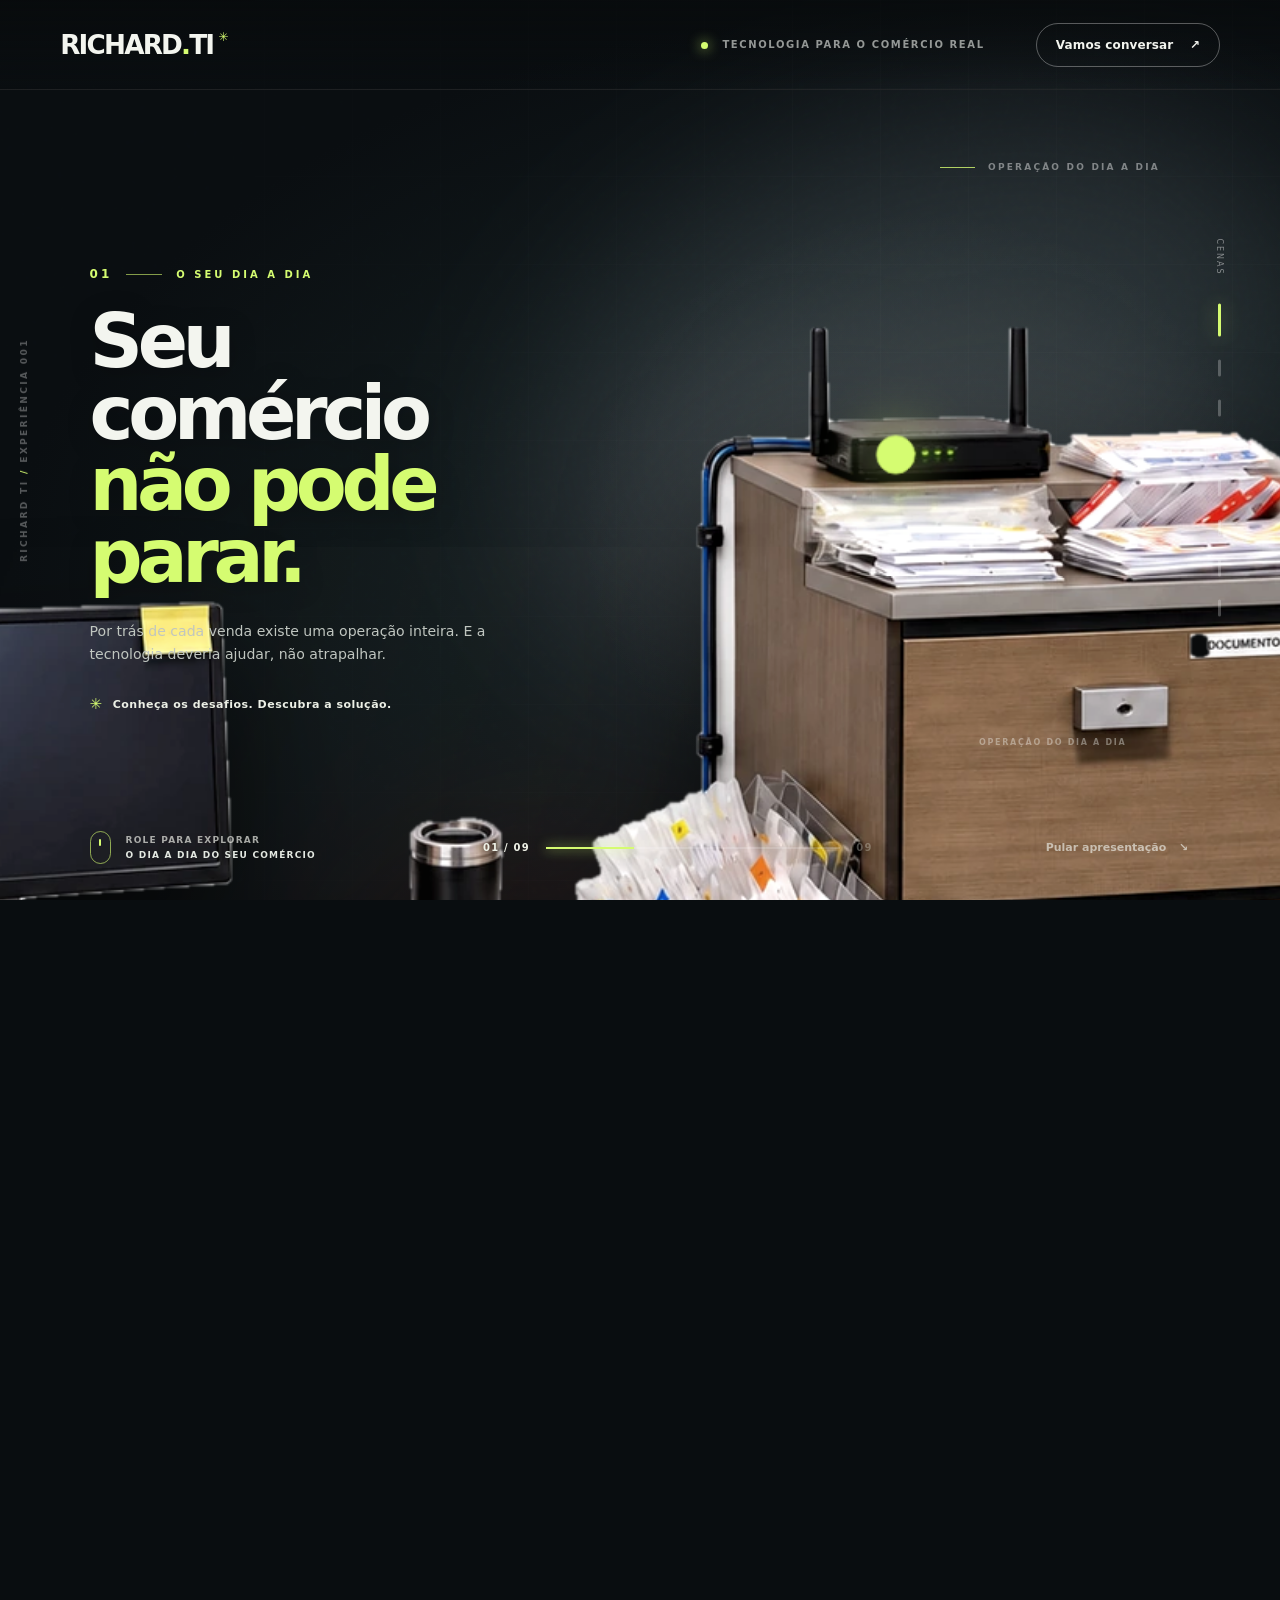
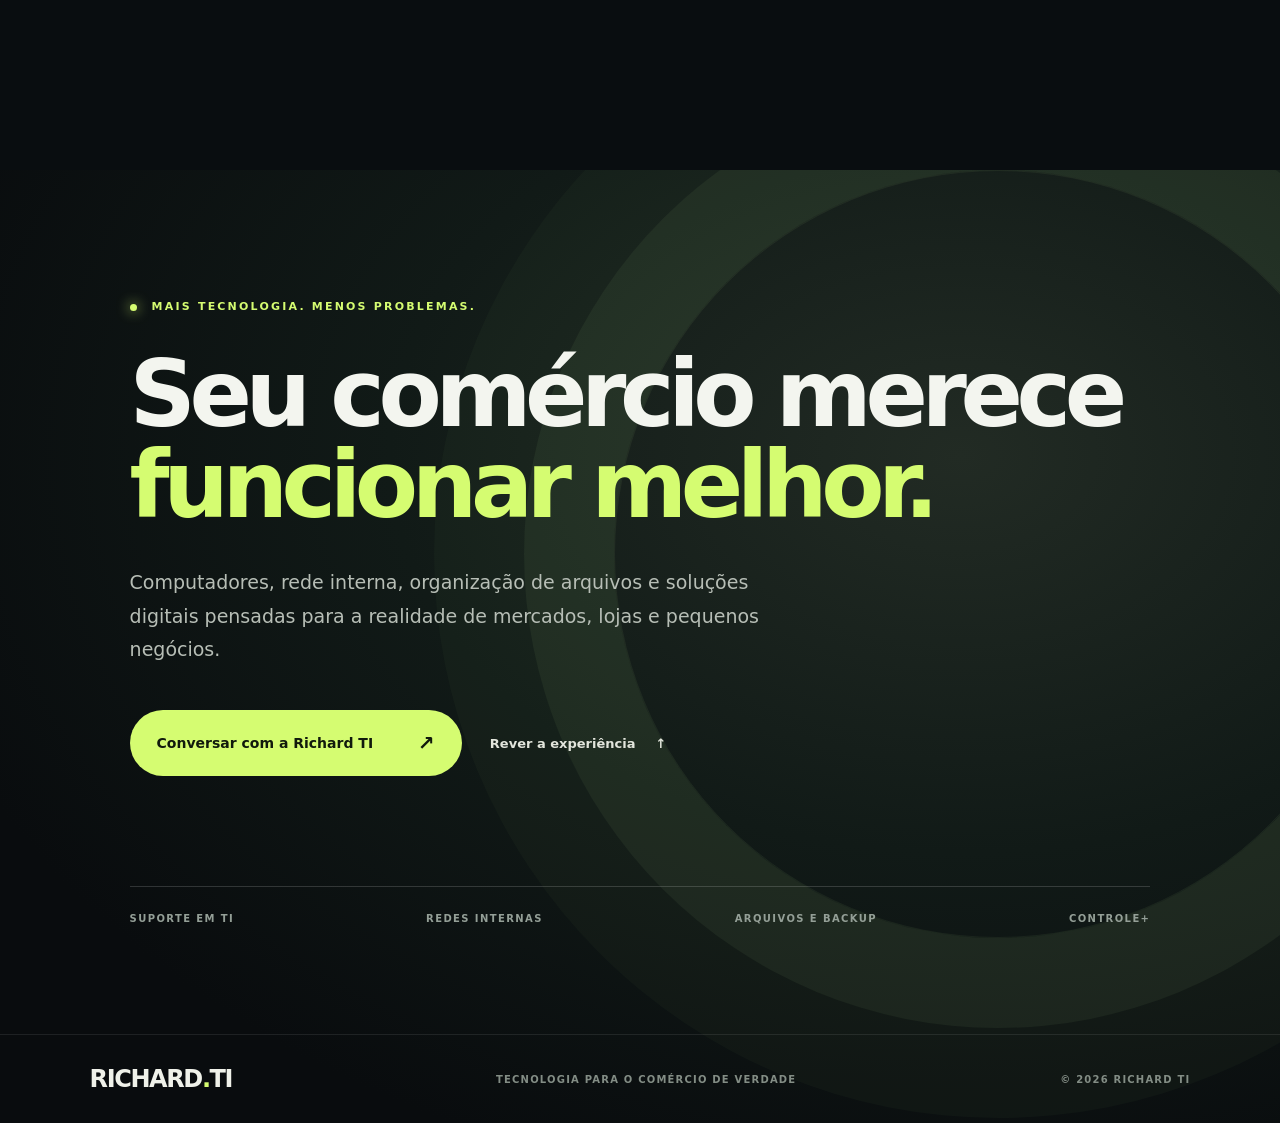
<file: index.html>
<!doctype html>
<html lang="pt-BR">
<head>
<meta charset="utf-8">
<meta name="viewport" content="width=device-width, initial-scale=1, viewport-fit=cover">
<meta name="theme-color" content="#090c0f">
<meta name="description" content="A Richard TI cuida da tecnologia do seu comércio. Computadores, redes internas, arquivos e soluções de gestão para quem precisa trabalhar sem parar.">
<meta property="og:title" content="Richard TI | Seu comércio não pode parar">
<meta property="og:description" content="Uma experiência sobre os desafios de tecnologia que todo comércio conhece. Conheça a Richard TI.">
<meta property="og:type" content="website">
<title>Richard TI | Tecnologia que acompanha seu comércio</title>
<link rel="icon" href="assets/favicon.svg" type="image/svg+xml">
<link rel="preload" as="image" href="assets/escritorio.webp">
<link rel="stylesheet" href="styles.css">
</head>
<body>
<a class="sr-only skip-to" href="#depois-da-historia">Pular animação e ir para o contato</a>
<div class="site-shell">
  <header class="topbar" aria-label="Navegação principal">
    <a class="wordmark" href="#inicio" aria-label="Richard TI, início">RICHARD<span class="wordmark-dot">.</span>TI<span class="wordmark-mark" aria-hidden="true">✳</span></a>
    <div class="topbar-right"><span class="topline" aria-hidden="true"><span class="live-light"></span> TECNOLOGIA PARA O COMÉRCIO REAL</span><a class="top-cta" href="https://wa.me/5562999407334?text=Ol%C3%A1%2C%20quero%20conversar%20com%20a%20Richard%20TI." target="_blank" rel="noopener noreferrer">Vamos conversar <span aria-hidden="true">↗</span></a></div>
  </header>

  <section id="inicio" class="film" aria-label="Apresentação interativa da Richard TI">
    <div class="film-backdrop" aria-hidden="true"><div class="mesh"></div><div class="beam beam-one"></div><div class="beam beam-two"></div><div class="flicker"></div></div>
    <div class="film-glow" id="film-glow" aria-hidden="true"></div>
    <div class="story-copy" id="story-copy" aria-live="polite" aria-atomic="true">
      <div class="chapter-label"><span class="chapter-index" id="chapter-index">01</span><span class="chapter-rule"></span><span id="chapter-kicker">O SEU DIA A DIA</span></div>
      <h1 class="story-heading" id="story-heading">Seu comércio <em>não pode parar.</em></h1>
      <p class="story-description" id="story-description">Por trás de cada venda existe uma operação inteira. E a tecnologia deveria ajudar, não atrapalhar.</p>
      <div class="story-tag" id="story-tag"><span class="tag-spark">✳</span><span>Conheça os desafios. Descubra a solução.</span></div>
    </div>
    <div class="visual-viewport" id="visual-viewport" aria-hidden="true">
      <div class="world" id="world">
        <img class="office" id="office" src="assets/escritorio.webp" width="1448" height="1086" alt="" fetchpriority="high" draggable="false">
        <div class="light-sweep"></div>
        <div class="monitor-lcd" id="monitor-lcd">
          <div class="monitor-loader" id="monitor-loader"><span class="spinner"></span><span>O sistema não está respondendo</span><small>Por favor, aguarde...</small></div>
          <div class="monitor-storage" id="monitor-storage"><div class="storage-top"><span class="alert-icon">!</span><b>Espaço insuficiente</b></div><div class="storage-copy">O disco está quase cheio.<br>Seus arquivos podem estar em risco.</div><div class="storage-meter"><span></span></div><small>98% utilizado</small></div>
          <img class="controle-login" id="controle-login" src="assets/controle-login.webp" alt="" decoding="async">
          <div class="monitor-scan"></div>
        </div>
        <div class="router-pulse" id="router-pulse"><i></i><i></i><i></i><span></span></div>
        <div class="floating-papers" id="floating-papers"></div>
      </div>
    </div>
    <div class="scene-annotation" id="scene-annotation" aria-hidden="true"><span class="annotation-line"></span><span id="annotation-label">OPERAÇÃO DO DIA A DIA</span></div>
    <div class="left-marker" aria-hidden="true">RICHARD TI <span> / </span> EXPERIÊNCIA 001</div>
    <nav class="scene-rail" id="scene-rail" aria-label="Ir para uma cena">
      <span class="rail-caption">CENAS</span>
      <button type="button" data-step="0" aria-label="Cena 1, mesa completa" class="is-current"><span></span></button>
      <button type="button" data-step="1" aria-label="Cena 2, computador lento"><span></span></button>
      <button type="button" data-step="2" aria-label="Cena 3, rede interna"><span></span></button>
      <button type="button" data-step="3" aria-label="Cena 4, arquivos em risco"><span></span></button>
      <button type="button" data-step="4" aria-label="Cena 5, controles manuais"><span></span></button>
      <button type="button" data-step="5" aria-label="Cena 6, papéis se levantando"><span></span></button>
      <button type="button" data-step="6" aria-label="Cena 7, papéis entram no monitor"><span></span></button>
      <button type="button" data-step="7" aria-label="Cena 8, Controle+"><span></span></button>
      <button type="button" data-step="8" aria-label="Cena 9, foco final no monitor"><span></span></button>
    </nav>
    <div class="bottom-panel"><div class="scroll-instruction"><span class="scroll-mouse" aria-hidden="true"><span></span></span><span>ROLE PARA EXPLORAR<br><b>O DIA A DIA DO SEU COMÉRCIO</b></span></div><div class="progress-wrap"><span id="scene-count">01 / 09</span><div class="progress-track"><div class="progress-fill" id="progress-fill"></div></div><span class="progress-end">09</span></div><button type="button" class="skip-film" id="skip-film">Pular apresentação <span aria-hidden="true">↘</span></button></div>
    <div class="scene-caption" aria-hidden="true" id="scene-caption">ESSA CENA É SOBRE A SUA REALIDADE</div>
  </section>

  <main>
    <div id="story-track" class="story-track" aria-hidden="true"></div>
    <section id="depois-da-historia" class="closing" aria-label="Conheça a Richard TI">
      <div class="closing-ambient" aria-hidden="true"></div>
      <div class="closing-inner">
        <div class="closing-eyebrow"><span class="live-light"></span> MAIS TECNOLOGIA. MENOS PROBLEMAS.</div>
        <h2>Seu comércio merece <em>funcionar melhor.</em></h2>
        <p>Computadores, rede interna, organização de arquivos e soluções digitais pensadas para a realidade de mercados, lojas e pequenos negócios.</p>
        <div class="closing-actions"><a href="https://wa.me/5562999407334?text=Ol%C3%A1%2C%20quero%20saber%20como%20a%20Richard%20TI%20pode%20ajudar%20meu%20com%C3%A9rcio." target="_blank" rel="noopener noreferrer" class="primary-action">Conversar com a Richard TI <span>↗</span></a><a href="#inicio" class="secondary-action" id="replay">Rever a experiência <span>↑</span></a></div>
        <div class="service-row"><span>SUPORTE EM TI</span><span>REDES INTERNAS</span><span>ARQUIVOS E BACKUP</span><span>CONTROLE+</span></div>
      </div>
      <footer class="footer"><a class="footer-logo" href="#inicio">RICHARD<span>.</span>TI</a><span>TECNOLOGIA PARA O COMÉRCIO DE VERDADE</span><span>© <span id="year"></span> RICHARD TI</span></footer>
    </section>
  </main>
</div>
<script src="script.js" defer></script>
</body>
</html>
</file>
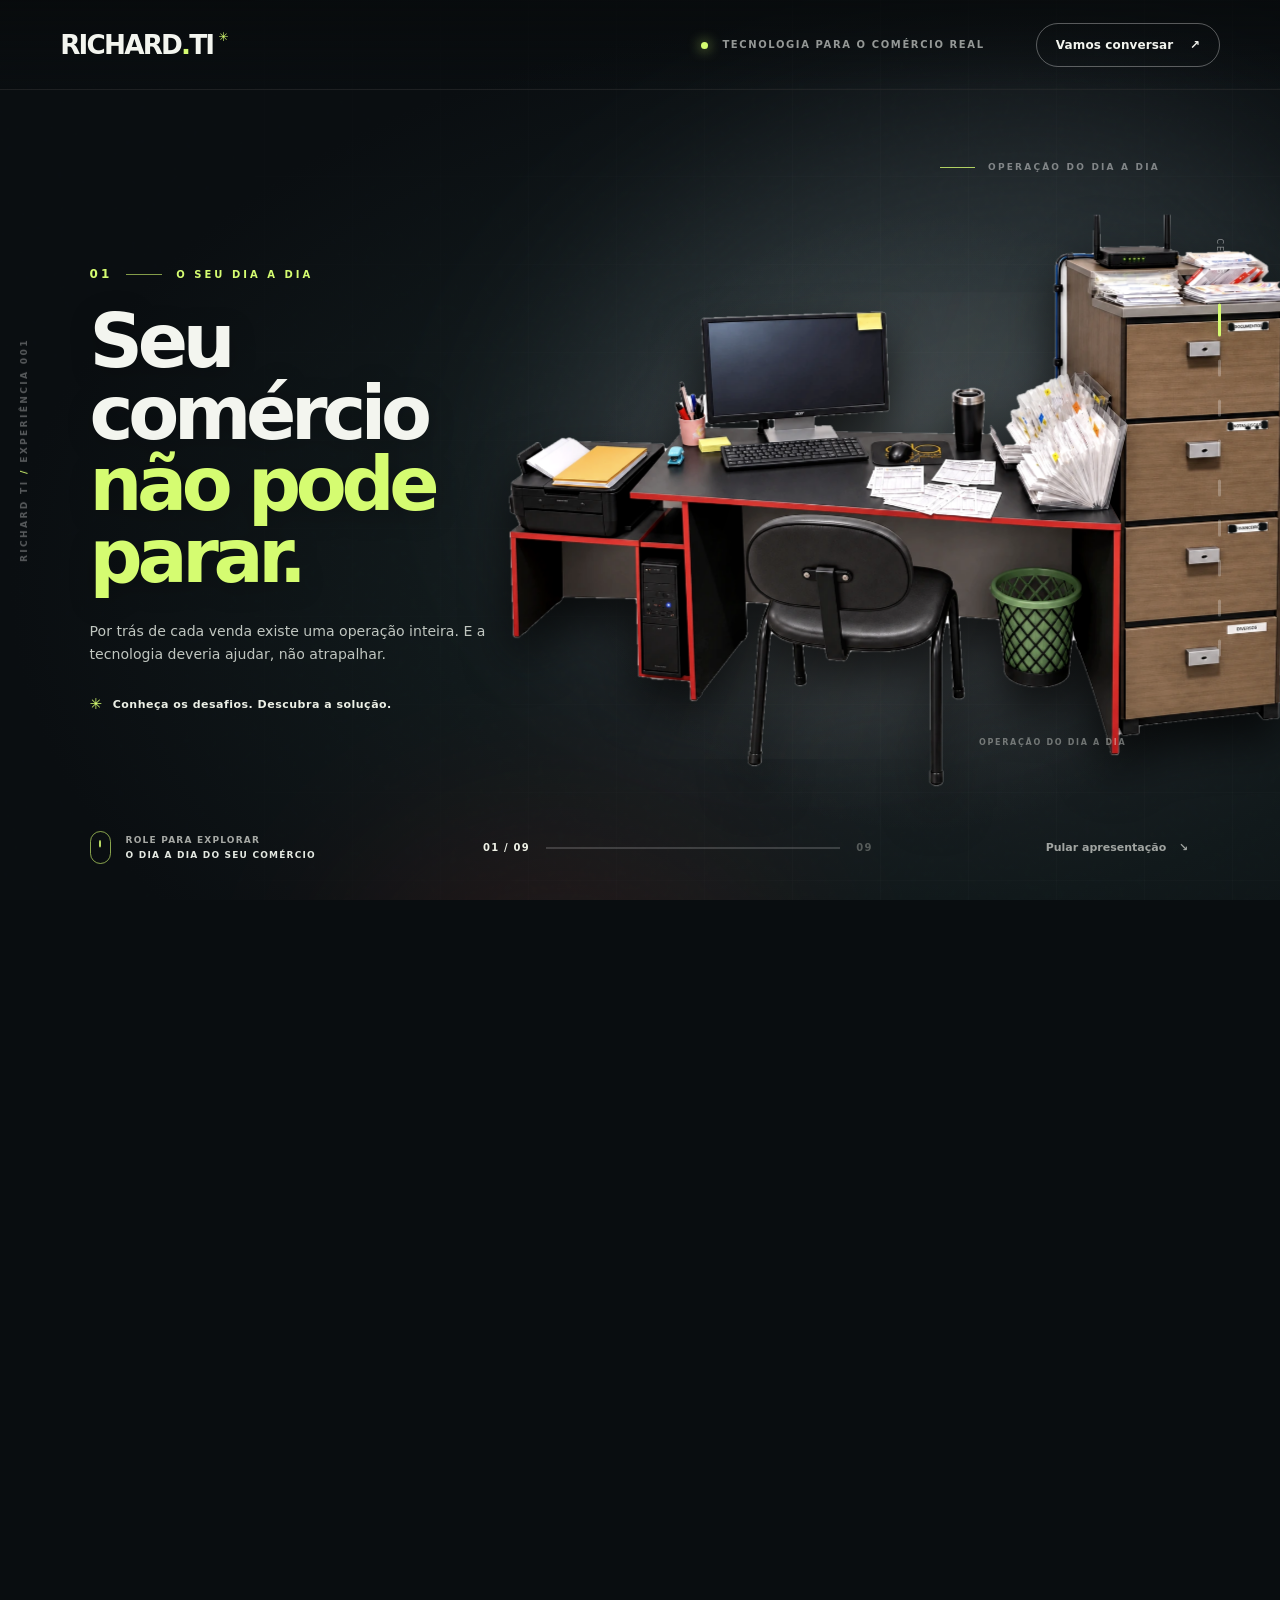
<file: camera-test.html>
<!doctype html><html lang="pt-BR"><meta charset="utf-8"><meta name="viewport" content="width=device-width, initial-scale=1"><meta http-equiv="refresh" content="0; url=./index.html"><title>Richard TI | Câmera</title><p>O teste agora abre diretamente no <a href="./index.html">index.html</a>.</p></html>
</file>
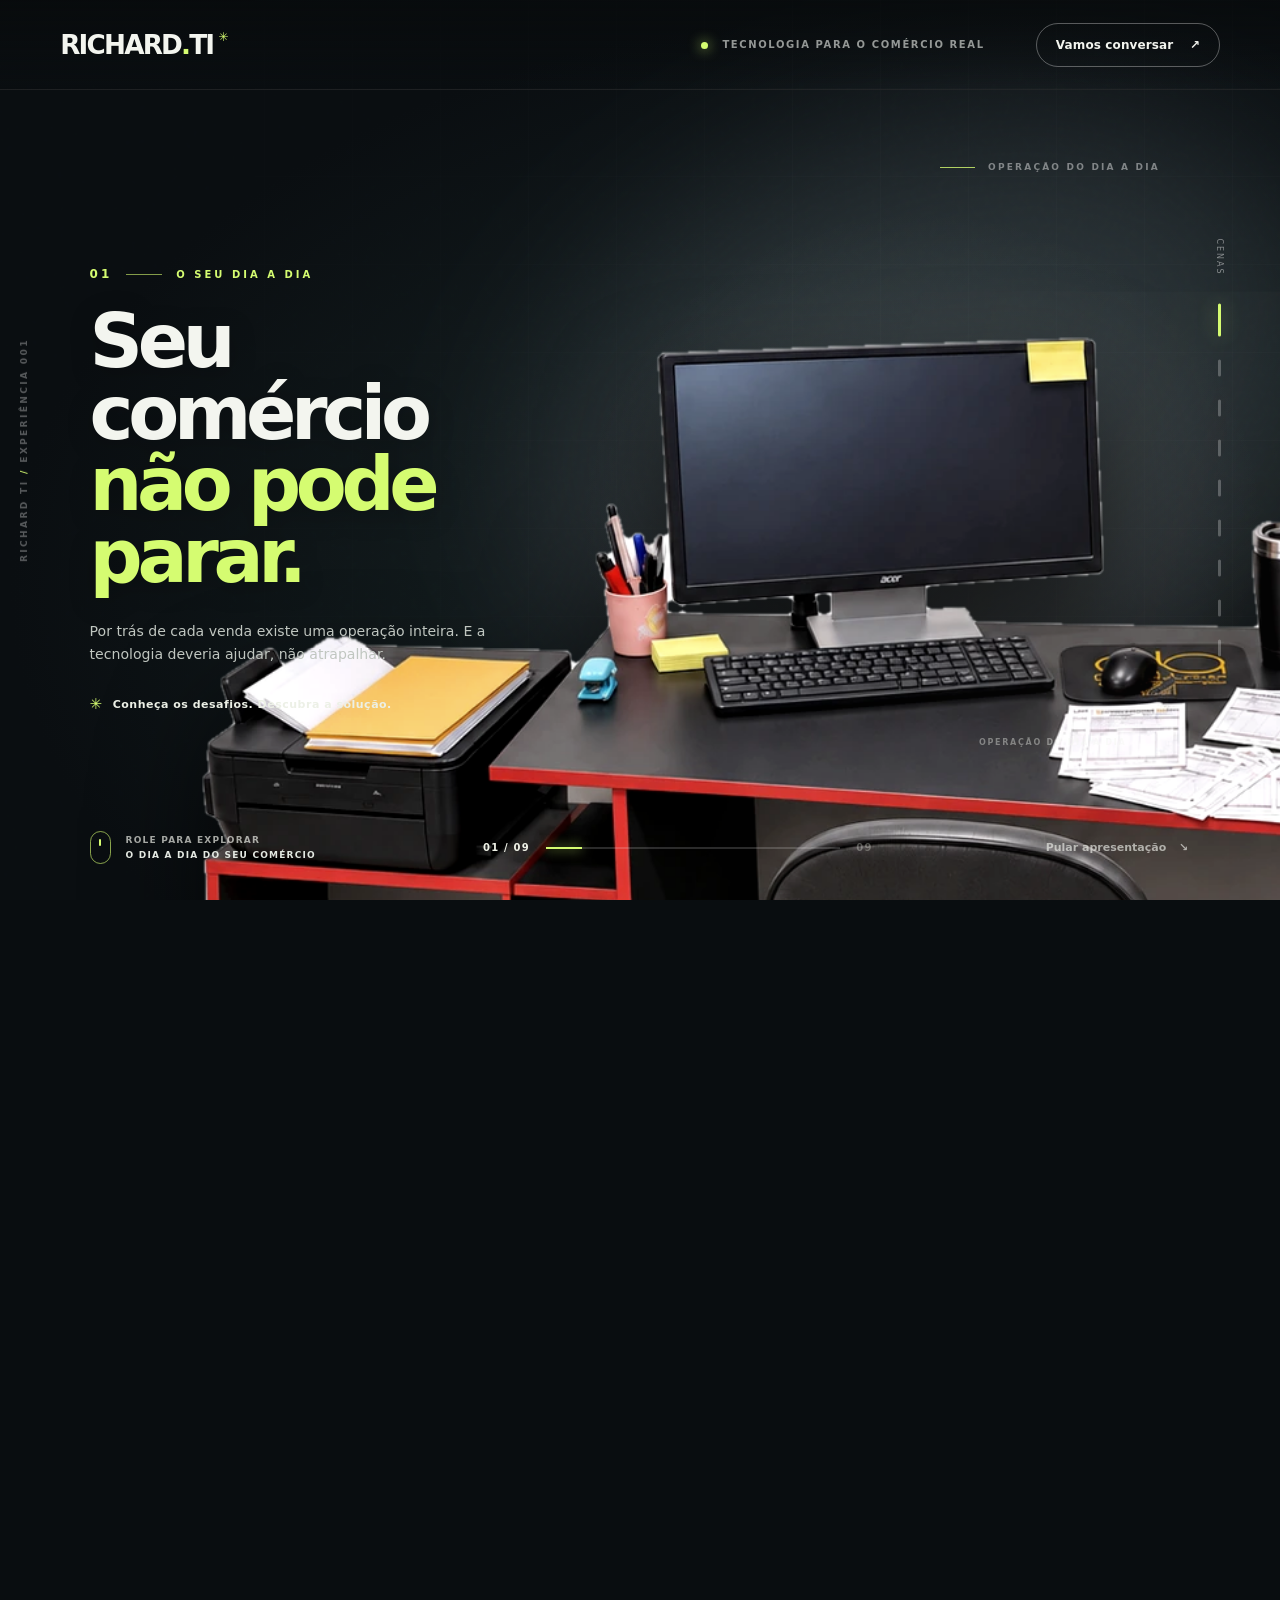
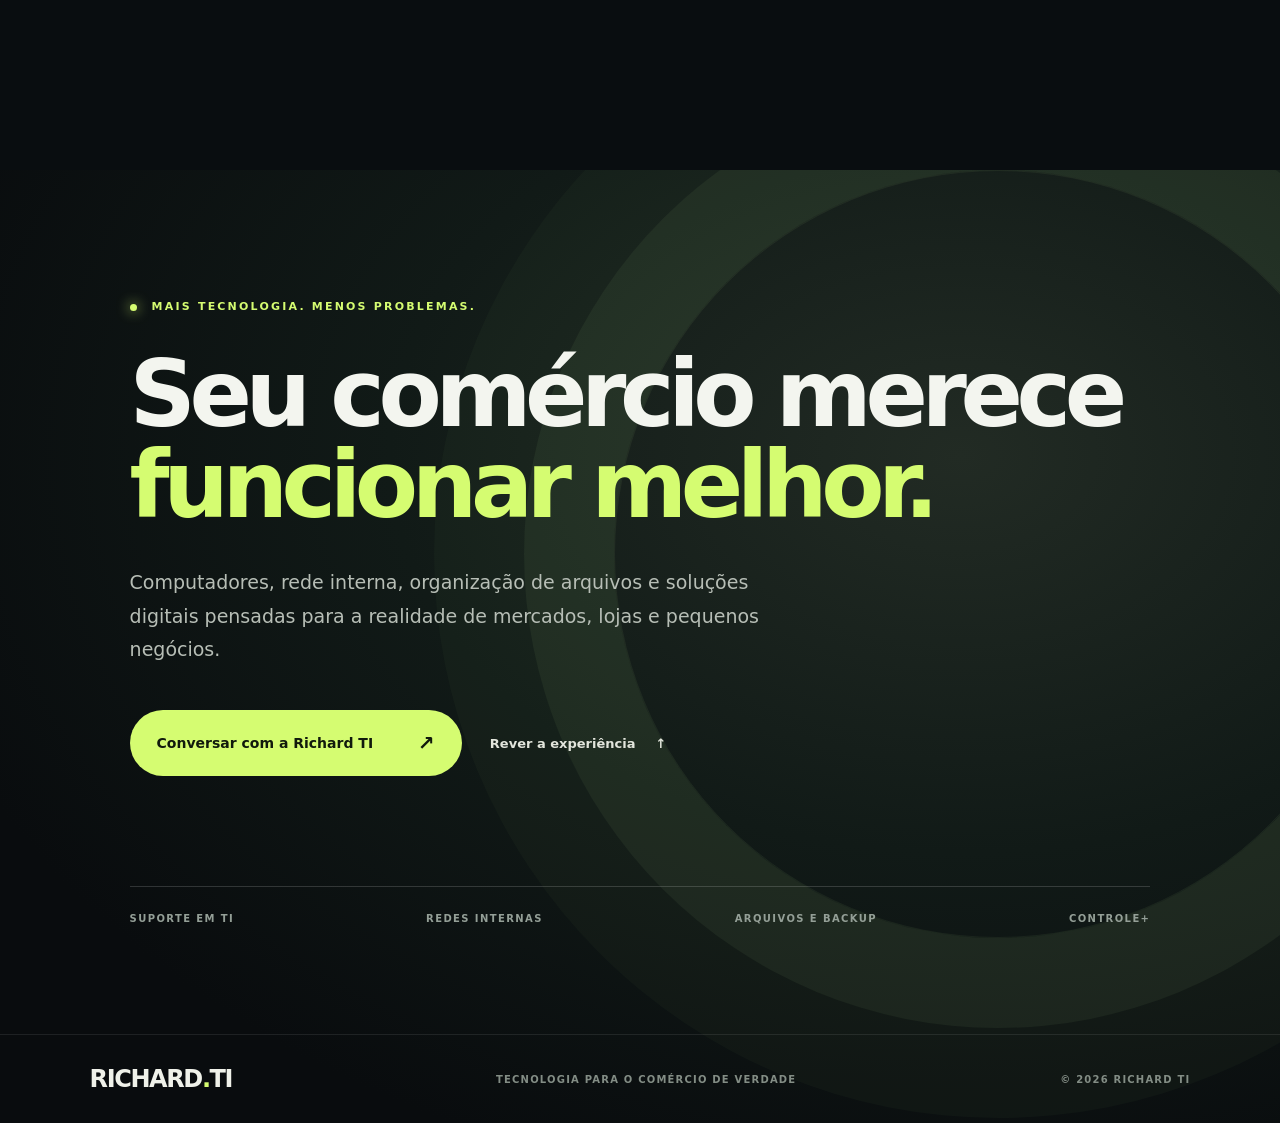
<file: Richard_TI_PREVIA.html>
<!doctype html>
<html lang="pt-BR">
<head>
<meta charset="utf-8">
<meta name="viewport" content="width=device-width, initial-scale=1, viewport-fit=cover">
<meta name="theme-color" content="#090c0f">
<meta name="description" content="A Richard TI cuida da tecnologia do seu comércio. Computadores, redes internas, arquivos e soluções de gestão para quem precisa trabalhar sem parar.">
<meta property="og:title" content="Richard TI | Seu comércio não pode parar">
<meta property="og:description" content="Uma experiência sobre os desafios de tecnologia que todo comércio conhece. Conheça a Richard TI.">
<meta property="og:type" content="website">
<title>Richard TI | Tecnologia que acompanha seu comércio</title>


<style>:root{--bg:#090d10;--fg:#f3f5ef;--muted:#aab0a7;--lime:#d5fc71;--red:#f44f44;--ease:cubic-bezier(.19,1,.22,1);font-family:Inter,ui-sans-serif,system-ui,-apple-system,BlinkMacSystemFont,"Segoe UI",Arial,sans-serif;color-scheme:dark}*{box-sizing:border-box}html{scroll-behavior:auto}body{margin:0;background:var(--bg);color:var(--fg);overflow-x:hidden}button,a{-webkit-tap-highlight-color:transparent}button{font:inherit}a{color:inherit;text-decoration:none}a:focus-visible,button:focus-visible{outline:3px solid var(--lime);outline-offset:5px}.sr-only{position:absolute!important;width:1px;height:1px;padding:0;margin:-1px;overflow:hidden;clip:rect(0,0,0,0);white-space:nowrap;border:0}.skip-to:focus{width:auto;height:auto;clip:auto;z-index:300;top:12px;left:20px;background:#fff;color:#000;padding:15px}.topbar{position:fixed;inset:0 0 auto;z-index:40;height:90px;padding:0 clamp(24px,4.7vw,85px);display:flex;align-items:center;justify-content:space-between;border-bottom:1px solid rgba(255,255,255,.09);background:linear-gradient(to bottom,rgba(7,10,11,.66),rgba(7,10,11,0));pointer-events:none}.topbar>*{pointer-events:auto}.wordmark{font-weight:900;font-size:clamp(20px,2.05vw,30px);letter-spacing:-1.8px;white-space:nowrap}.wordmark-dot{color:var(--lime)}.wordmark-mark{display:inline-block;font-size:12px;vertical-align:top;color:var(--lime);margin-left:5px}.topbar-right{display:flex;align-items:center;gap:clamp(20px,4vw,68px)}.topline{font-size:10px;font-weight:760;letter-spacing:1.6px;color:rgba(248,251,246,.58);white-space:nowrap}.live-light{display:inline-block;height:7px;width:7px;border-radius:50%;background:var(--lime);box-shadow:0 0 13px var(--lime);vertical-align:middle;margin-right:9px}.top-cta{font-size:12px;font-weight:750;letter-spacing:.12px;border:1px solid rgba(255,255,255,.32);border-radius:999px;padding:14px 19px;transition:background .25s,color .25s,border .25s}.top-cta:hover{background:var(--lime);border-color:var(--lime);color:#111}.top-cta span{margin-left:12px}.film{position:fixed;inset:0;height:100dvh;overflow:hidden;z-index:10;isolation:isolate;background:radial-gradient(ellipse at 73% 65%,#24272b 0%,#11191b 38%,#0a0e11 70%)}.film-backdrop{position:absolute;inset:0;pointer-events:none;overflow:hidden}.mesh{position:absolute;inset:0;background-image:linear-gradient(rgba(255,255,255,.026) 1px,transparent 1px),linear-gradient(90deg,rgba(255,255,255,.026) 1px,transparent 1px);background-size:88px 88px;mask-image:linear-gradient(to right,transparent 5%,#000 75%);opacity:.56}.beam{position:absolute;pointer-events:none;border-radius:50%;filter:blur(90px);opacity:.18}.beam-one{width:62vw;height:56vh;right:-3vw;top:15vh;background:#9daab5;transform:rotate(-22deg)}.beam-two{width:36vw;height:45vh;left:26vw;bottom:-35vh;background:#b5382e;opacity:.11}.flicker{position:absolute;inset:0;pointer-events:none;opacity:.22;background-image:url('data:image/svg+xml,%3Csvg viewBox="0 0 180 180" xmlns="http://www.w3.org/2000/svg"%3E%3Cfilter id="n"%3E%3CfeTurbulence type="fractalNoise" baseFrequency="0.75" numOctaves="3" stitchTiles="stitch"/%3E%3C/filter%3E%3Crect width="100%25" height="100%25" opacity=".12" filter="url(%23n)"/%3E%3C/svg%3E');mix-blend-mode:soft-light}.film-glow{position:absolute;left:72%;top:58%;width:58vw;height:75vh;transform:translate(-50%,-50%);background:radial-gradient(ellipse,rgba(167,181,172,.17),transparent 65%);pointer-events:none;transition:opacity .6s}.visual-viewport{position:absolute;inset:0;overflow:hidden;pointer-events:none;perspective:1600px}.world{position:absolute;left:0;top:0;width:1448px;height:1086px;transform-origin:0 0;will-change:transform;isolation:isolate;transform-style:preserve-3d;backface-visibility:hidden}.office{display:block;width:1448px;height:1086px;position:absolute;inset:0;object-fit:contain;user-select:none;filter:drop-shadow(0 42px 42px rgba(0,0,0,.7)) contrast(1.04) saturate(.87)}.light-sweep{position:absolute;inset:14% 6% 8%;z-index:4;opacity:.13;mix-blend-mode:screen;background:linear-gradient(111deg,transparent 30%,rgba(253,245,221,.13) 47%,transparent 64%);pointer-events:none}.story-copy{position:absolute;left:clamp(32px,7vw,132px);top:50%;width:min(36.5vw,570px);z-index:15;transform:translateY(-41%);pointer-events:none;transition:opacity .3s}.story-copy.is-fading{opacity:0;transform:translateY(-38%)}.chapter-label{display:flex;align-items:center;gap:14px;margin-bottom:25px;color:var(--lime);font-size:10px;font-weight:850;letter-spacing:3px}.chapter-index{font-size:12px}.chapter-rule{height:1px;width:36px;background:var(--lime);opacity:.6}.story-heading{font-size:clamp(46px,5.8vw,94px);letter-spacing:-.072em;line-height:.965;font-weight:820;margin:0;max-width:650px;text-wrap:balance;text-shadow:0 5px 26px rgba(0,0,0,.25)}.story-heading em{font-style:normal;color:var(--lime);display:block}.story-description{font-size:clamp(14px,1.1vw,17px);color:#c0c6c0;line-height:1.7;max-width:410px;margin:27px 0 0;font-weight:410}.story-tag{display:flex;align-items:center;gap:10px;margin-top:28px;color:#ecf0e6;font-size:11px;letter-spacing:.5px;font-weight:600}.tag-spark{font-size:15px;color:var(--lime)}.scene-annotation{position:absolute;z-index:12;right:clamp(120px,9vw,210px);top:18%;display:flex;align-items:center;gap:13px;font-size:9px;letter-spacing:2.2px;font-weight:750;color:rgba(255,255,255,.44);pointer-events:none}.annotation-line{width:35px;height:1px;background:var(--lime);opacity:.8}.left-marker{position:absolute;left:24px;top:50%;transform:translate(-50%,-50%) rotate(-90deg);font-size:9px;letter-spacing:2.4px;font-weight:700;color:rgba(255,255,255,.31);white-space:nowrap;z-index:13}.left-marker span{color:var(--lime)}.scene-rail{position:absolute;right:clamp(22px,4vw,75px);top:50%;z-index:23;transform:translateY(-50%);display:flex;align-items:center;flex-direction:column;gap:13px}.rail-caption{font-size:8px;letter-spacing:2px;color:rgba(255,255,255,.46);writing-mode:vertical-rl;margin-bottom:10px}.scene-rail button{border:0;cursor:pointer;background:transparent;padding:5px 8px;display:flex;align-items:center;justify-content:center}.scene-rail button span{display:block;width:3px;height:17px;border-radius:2px;background:rgba(255,255,255,.25);transition:height .4s,background .4s,box-shadow .4s}.scene-rail button:hover span{background:rgba(213,252,113,.8)}.scene-rail button.is-current span{height:33px;background:var(--lime);box-shadow:0 0 19px rgba(213,252,113,.45)}.bottom-panel{position:absolute;z-index:24;bottom:clamp(23px,4vh,52px);left:clamp(32px,7vw,132px);right:clamp(35px,6.7vw,130px);display:flex;align-items:center;justify-content:space-between;gap:30px}.scroll-instruction{display:flex;align-items:center;gap:15px;color:rgba(240,241,235,.68);font-size:9px;font-weight:600;letter-spacing:1.2px;line-height:1.6;white-space:nowrap}.scroll-instruction b{font-weight:750;color:#e3e8e1}.scroll-mouse{height:33px;width:21px;border:1px solid #d5fc71a1;border-radius:14px;display:flex;justify-content:center;padding-top:7px}.scroll-mouse span{width:2px;height:7px;background:var(--lime);border-radius:4px;animation:scrollHint 1.7s ease-in-out infinite}@keyframes scrollHint{50%{transform:translateY(7px);opacity:.25}}.progress-wrap{display:flex;align-items:center;gap:16px;min-width:260px}.progress-wrap>span{font-size:10px;font-weight:750;letter-spacing:1.2px;color:#eff2e7;white-space:nowrap;font-variant-numeric:tabular-nums}.progress-end{opacity:.3}.progress-track{width:min(23vw,320px);min-width:100px;height:2px;background:#ffffff2b;position:relative}.progress-fill{position:absolute;inset:0 auto 0 0;width:0;background:var(--lime);box-shadow:0 0 12px var(--lime)}.skip-film{border:0;background:transparent;color:rgba(238,239,233,.65);cursor:pointer;font-size:11px;font-weight:600;white-space:nowrap}.skip-film:hover{color:var(--lime)}.skip-film span{margin-left:9px}.scene-caption{position:absolute;right:12%;bottom:17%;font-size:8px;font-weight:600;letter-spacing:1.7px;opacity:.4;z-index:12}.monitor-lcd{position:absolute;left:377px;top:203px;width:305px;height:150px;z-index:3;overflow:hidden;clip-path:polygon(1% 1%,99% 0%,99.6% 99%,1% 99%);border-radius:1px;pointer-events:none}.monitor-lcd>div,.monitor-lcd>img{position:absolute;inset:0}.monitor-loader{background:#121923;display:flex;flex-direction:column;gap:11px;align-items:center;justify-content:center;color:#dfeaf3;font-size:13px;opacity:0}.monitor-loader small{font-size:8px;color:#82919d}.spinner{border:3px solid #465660;border-top-color:var(--lime);border-radius:50%;height:27px;width:27px;animation:spin 1.3s linear infinite}@keyframes spin{to{transform:rotate(360deg)}}.monitor-storage{background:linear-gradient(120deg,#202d3d,#071420);opacity:0;color:#f2f5f8;padding:22px 20px;font-family:system-ui,Arial,sans-serif}.storage-top{display:flex;gap:11px;align-items:center;font-size:14px}.alert-icon{background:#ed564a;border-radius:100%;width:25px;height:25px;text-align:center;line-height:25px;font-weight:bold}.storage-copy{font-size:10px;line-height:1.6;margin:12px 0}.storage-meter{height:6px;background:#ffffff26;border-radius:8px;overflow:hidden}.storage-meter span{display:block;width:98%;height:100%;background:linear-gradient(90deg,#ffc34d,#e44f4a)}.monitor-storage small{display:block;margin-top:7px;font-size:9px;color:#d9a5a5}.controle-login{width:100%;height:100%;object-fit:fill;opacity:0;filter:saturate(.9) contrast(1.09)}.monitor-scan{pointer-events:none;opacity:0;background:repeating-linear-gradient(0deg,transparent 0 3px,#8fd3ff0d 4px 5px);mix-blend-mode:screen}.router-pulse{position:absolute;left:1130px;top:86px;width:14px;height:14px;z-index:7;opacity:0;pointer-events:none}.router-pulse i{position:absolute;inset:-55px;display:block;border:2px solid rgba(213,252,113,.7);border-radius:50%;transform:scale(.2);animation:ripple 3.6s ease-out infinite}.router-pulse i:nth-child(2){animation-delay:1.2s}.router-pulse i:nth-child(3){animation-delay:2.4s}.router-pulse span{position:absolute;inset:-5px;background:var(--lime);border-radius:50%;box-shadow:0 0 30px 12px rgba(213,252,113,.22)}@keyframes ripple{0%{opacity:.8;transform:scale(.08)}100%{opacity:0;transform:scale(2.25)}}.floating-papers{position:absolute;inset:0;z-index:11;pointer-events:none;overflow:visible;perspective:800px}.paper-leaf{position:absolute;will-change:transform,opacity;transform-origin:center;filter:drop-shadow(4px 8px 7px rgba(0,0,0,.35));backface-visibility:hidden}.story-track{height:730vh;pointer-events:none}.closing{position:relative;min-height:92vh;background:radial-gradient(ellipse at 75% 30%,#222b24,#111a17 42%,#090c0e 80%);display:flex;flex-direction:column;justify-content:center;overflow:hidden;isolation:isolate}.closing-ambient{position:absolute;right:-8%;top:0;width:60vw;height:60vw;border-radius:50%;border:1px solid #b2dd8912;box-shadow:0 0 0 90px #aadd8810,0 0 0 180px #aadd8808;pointer-events:none}.closing-inner{position:relative;max-width:1200px;width:100%;padding:130px clamp(32px,7vw,132px) 110px;margin:0 auto;z-index:1}.closing-eyebrow{font-size:11px;letter-spacing:2.2px;font-weight:800;color:var(--lime);margin-bottom:36px}.closing h2{font-size:clamp(50px,7.2vw,108px);letter-spacing:-.07em;line-height:.99;font-weight:820;margin:0;max-width:1020px}.closing h2 em{font-style:normal;color:var(--lime)}.closing p{color:#b7beb6;font-size:clamp(15px,1.5vw,19px);max-width:650px;line-height:1.75;margin:35px 0}.closing-actions{display:flex;align-items:center;gap:28px;flex-wrap:wrap;margin-top:44px}.primary-action{display:inline-flex;align-items:center;gap:45px;background:var(--lime);color:#111a0c;border-radius:50px;padding:21px 27px;font-size:14px;font-weight:800;transition:transform .25s,background .25s}.primary-action:hover{transform:translateY(-3px);background:#e5ffa4}.primary-action span{font-size:20px}.secondary-action{display:inline-flex;gap:20px;align-items:center;font-size:13px;font-weight:700;color:#e2e5dc}.secondary-action:hover{color:var(--lime)}.service-row{margin-top:110px;padding-top:26px;border-top:1px solid #ffffff28;display:flex;gap:30px;justify-content:space-between;flex-wrap:wrap;font-size:10px;letter-spacing:1.4px;font-weight:800;color:#949f97}.footer{position:relative;border-top:1px solid #ffffff16;display:flex;justify-content:space-between;align-items:center;gap:15px;padding:30px clamp(32px,7vw,132px);color:#838d85;font-size:10px;letter-spacing:1.2px;font-weight:700}.footer-logo{color:#eff1e9;font-size:24px;font-weight:900;letter-spacing:-1.4px}.footer-logo span{color:var(--lime)}.film.is-hidden{visibility:hidden}.film.is-finishing .story-copy{opacity:.12;pointer-events:none}.film.is-finishing .scene-rail,.film.is-finishing .bottom-panel{opacity:0;pointer-events:none}@media (max-width:1020px){.topline{display:none}.story-copy{left:6%;width:42vw}.story-heading{font-size:clamp(42px,6.5vw,70px)}.scene-annotation{display:none}.bottom-panel{left:6%;right:8%}.scene-caption{display:none}.left-marker{display:none}.progress-wrap{min-width:auto}.progress-track{width:12vw}.scene-rail{right:2%}}@media (max-width:700px){.topbar{height:68px;padding:0 21px;border-bottom-color:#ffffff13}.wordmark{font-size:23px}.wordmark-mark{font-size:9px}.top-cta{padding:11px 13px;font-size:10px}.top-cta span{margin-left:5px}.film{background:radial-gradient(ellipse at 56% 63%,#27302e,#151b1c 50%,#080c0d 90%)}.mesh{background-size:45px 45px;opacity:.35;mask-image:none}.story-copy{top:92px;left:26px;right:38px;width:auto;transform:none}.story-copy.is-fading{transform:translateY(-6px)}.chapter-label{margin-bottom:14px;gap:9px;font-size:9px;letter-spacing:2.3px}.chapter-rule{width:25px}.story-heading{font-size:clamp(39px,10.2vw,56px);line-height:.96;letter-spacing:-.067em;max-width:500px}.story-heading em{display:inline}.story-description{font-size:13px;line-height:1.55;max-width:360px;margin:16px 0 0}.story-tag{display:none}.scene-rail{right:11px;top:57%;gap:4px}.scene-rail button{padding:4px 6px}.scene-rail button span{width:2px;height:10px}.scene-rail button.is-current span{height:23px}.rail-caption{font-size:7px;margin-bottom:7px}.bottom-panel{bottom:max(21px,env(safe-area-inset-bottom));left:23px;right:23px;gap:10px}.scroll-instruction{gap:8px;font-size:8px;letter-spacing:.6px}.scroll-mouse{width:17px;height:27px}.scroll-instruction b{display:none}.progress-wrap{gap:7px}.progress-wrap>span{font-size:9px}.progress-track{min-width:45px;width:55px}.progress-end,.skip-film{display:none}.scene-annotation,.scene-caption,.left-marker{display:none}.office{filter:drop-shadow(0 30px 23px #0009) contrast(1.06) saturate(.9)}.closing{min-height:86svh}.closing-inner{padding:110px 25px 65px}.closing h2{font-size:clamp(50px,12vw,80px)}.closing p{font-size:15px;margin:24px 0}.closing-actions{gap:21px}.primary-action{padding:17px 20px;font-size:12px;gap:22px}.service-row{margin-top:65px;justify-content:flex-start;gap:14px 24px}.footer{padding:24px;gap:12px;flex-wrap:wrap}.footer span{font-size:9px}.closing-ambient{width:98vw;height:98vw;right:-35vw;top:15%}}@media (max-width:370px){.top-cta{padding:10px}.story-copy{left:20px;right:27px}.story-heading{font-size:38px}.story-description{font-size:12px}.bottom-panel{left:20px;right:20px}}@media (prefers-reduced-motion:reduce){*,*:before,*:after{animation-duration:.001ms!important;animation-iteration-count:1!important;transition-duration:.001ms!important;scroll-behavior:auto!important}}
</style>
</head>
<body>
<a class="sr-only skip-to" href="#depois-da-historia">Pular animação e ir para o contato</a>
<div class="site-shell">
  <header class="topbar" aria-label="Navegação principal">
    <a class="wordmark" href="#inicio" aria-label="Richard TI, início">RICHARD<span class="wordmark-dot">.</span>TI<span class="wordmark-mark" aria-hidden="true">✳</span></a>
    <div class="topbar-right"><span class="topline" aria-hidden="true"><span class="live-light"></span> TECNOLOGIA PARA O COMÉRCIO REAL</span><a class="top-cta" href="https://wa.me/5562999407334?text=Ol%C3%A1%2C%20quero%20conversar%20com%20a%20Richard%20TI." target="_blank" rel="noopener noreferrer">Vamos conversar <span aria-hidden="true">↗</span></a></div>
  </header>

  <section id="inicio" class="film" aria-label="Apresentação interativa da Richard TI">
    <div class="film-backdrop" aria-hidden="true"><div class="mesh"></div><div class="beam beam-one"></div><div class="beam beam-two"></div><div class="flicker"></div></div>
    <div class="film-glow" id="film-glow" aria-hidden="true"></div>
    <div class="story-copy" id="story-copy" aria-live="polite" aria-atomic="true">
      <div class="chapter-label"><span class="chapter-index" id="chapter-index">01</span><span class="chapter-rule"></span><span id="chapter-kicker">O SEU DIA A DIA</span></div>
      <h1 class="story-heading" id="story-heading">Seu comércio <em>não pode parar.</em></h1>
      <p class="story-description" id="story-description">Por trás de cada venda existe uma operação inteira. E a tecnologia deveria ajudar, não atrapalhar.</p>
      <div class="story-tag" id="story-tag"><span class="tag-spark">✳</span><span>Conheça os desafios. Descubra a solução.</span></div>
    </div>
    <div class="visual-viewport" id="visual-viewport" aria-hidden="true">
      <div class="world" id="world">
        <img class="office" id="office" src="[data-uri]" width="1448" height="1086" alt="" fetchpriority="high" draggable="false">
        <div class="light-sweep"></div>
        <div class="monitor-lcd" id="monitor-lcd">
          <div class="monitor-loader" id="monitor-loader"><span class="spinner"></span><span>O sistema não está respondendo</span><small>Por favor, aguarde...</small></div>
          <div class="monitor-storage" id="monitor-storage"><div class="storage-top"><span class="alert-icon">!</span><b>Espaço insuficiente</b></div><div class="storage-copy">O disco está quase cheio.<br>Seus arquivos podem estar em risco.</div><div class="storage-meter"><span></span></div><small>98% utilizado</small></div>
          <img class="controle-login" id="controle-login" src="[data-uri]" alt="" decoding="async">
          <div class="monitor-scan"></div>
        </div>
        <div class="router-pulse" id="router-pulse"><i></i><i></i><i></i><span></span></div>
        <div class="floating-papers" id="floating-papers"></div>
      </div>
    </div>
    <div class="scene-annotation" id="scene-annotation" aria-hidden="true"><span class="annotation-line"></span><span id="annotation-label">OPERAÇÃO DO DIA A DIA</span></div>
    <div class="left-marker" aria-hidden="true">RICHARD TI <span> / </span> EXPERIÊNCIA 001</div>
    <nav class="scene-rail" id="scene-rail" aria-label="Ir para uma cena">
      <span class="rail-caption">CENAS</span>
      <button type="button" data-step="0" aria-label="Cena 1, mesa completa" class="is-current"><span></span></button>
      <button type="button" data-step="1" aria-label="Cena 2, computador lento"><span></span></button>
      <button type="button" data-step="2" aria-label="Cena 3, rede interna"><span></span></button>
      <button type="button" data-step="3" aria-label="Cena 4, arquivos em risco"><span></span></button>
      <button type="button" data-step="4" aria-label="Cena 5, controles manuais"><span></span></button>
      <button type="button" data-step="5" aria-label="Cena 6, papéis se levantando"><span></span></button>
      <button type="button" data-step="6" aria-label="Cena 7, papéis entram no monitor"><span></span></button>
      <button type="button" data-step="7" aria-label="Cena 8, Controle+"><span></span></button>
      <button type="button" data-step="8" aria-label="Cena 9, foco final no monitor"><span></span></button>
    </nav>
    <div class="bottom-panel"><div class="scroll-instruction"><span class="scroll-mouse" aria-hidden="true"><span></span></span><span>ROLE PARA EXPLORAR<br><b>O DIA A DIA DO SEU COMÉRCIO</b></span></div><div class="progress-wrap"><span id="scene-count">01 / 09</span><div class="progress-track"><div class="progress-fill" id="progress-fill"></div></div><span class="progress-end">09</span></div><button type="button" class="skip-film" id="skip-film">Pular apresentação <span aria-hidden="true">↘</span></button></div>
    <div class="scene-caption" aria-hidden="true" id="scene-caption">ESSA CENA É SOBRE A SUA REALIDADE</div>
  </section>

  <main>
    <div id="story-track" class="story-track" aria-hidden="true"></div>
    <section id="depois-da-historia" class="closing" aria-label="Conheça a Richard TI">
      <div class="closing-ambient" aria-hidden="true"></div>
      <div class="closing-inner">
        <div class="closing-eyebrow"><span class="live-light"></span> MAIS TECNOLOGIA. MENOS PROBLEMAS.</div>
        <h2>Seu comércio merece <em>funcionar melhor.</em></h2>
        <p>Computadores, rede interna, organização de arquivos e soluções digitais pensadas para a realidade de mercados, lojas e pequenos negócios.</p>
        <div class="closing-actions"><a href="https://wa.me/5562999407334?text=Ol%C3%A1%2C%20quero%20saber%20como%20a%20Richard%20TI%20pode%20ajudar%20meu%20com%C3%A9rcio." target="_blank" rel="noopener noreferrer" class="primary-action">Conversar com a Richard TI <span>↗</span></a><a href="#inicio" class="secondary-action" id="replay">Rever a experiência <span>↑</span></a></div>
        <div class="service-row"><span>SUPORTE EM TI</span><span>REDES INTERNAS</span><span>ARQUIVOS E BACKUP</span><span>CONTROLE+</span></div>
      </div>
      <footer class="footer"><a class="footer-logo" href="#inicio">RICHARD<span>.</span>TI</a><span>TECNOLOGIA PARA O COMÉRCIO DE VERDADE</span><span>© <span id="year"></span> RICHARD TI</span></footer>
    </section>
  </main>
</div>
<script>/* Richard TI — narrativa com câmera reversível.
 * Inspiração arquitetural: BSMNT Scrollytelling (MIT), progress timeline com scrub;
 * capítulos independentes inspirados em map-scrollytelling, sem copiar o motor Mapbox.
 * Funciona localmente, sem downloads de bibliotecas ou serviços externos.
 */
(()=>{'use strict';
const $=id=>document.getElementById(id);
const film=$('inicio'),track=$('story-track'),world=$('world'),card=$('story-copy');
const h=$('story-heading'),desc=$('story-description'),kicker=$('chapter-kicker'),index=$('chapter-index'),tag=$('story-tag');
const caption=$('scene-caption'),annotation=$('annotation-label'),count=$('scene-count'),progressFill=$('progress-fill');
const screen=$('monitor-lcd'),loader=$('monitor-loader'),storage=$('monitor-storage'),login=$('controle-login'),router=$('router-pulse'),leafLayer=$('floating-papers');
const railButtons=Array.from(document.querySelectorAll('[data-step]'));
const reduced=window.matchMedia('(prefers-reduced-motion: reduce)');
const scenes=[
 {t:0.00,k:'O SEU DIA A DIA',a:'OPERAÇÃO DO DIA A DIA',title:'Seu comércio <em>não pode parar.</em>',desc:'Por trás de cada venda existe uma operação inteira. E a tecnologia deveria ajudar, não atrapalhar.',tag:'Conheça os desafios. Descubra a solução.'},
 {t:.104,k:'01 / COMPUTADOR LENTO',a:'O COMPUTADOR TRAVOU',title:'O computador trava. <em>A rotina também.</em>',desc:'Quando a máquina fica lenta, até uma tarefa simples vira demora. E cliente nenhum gosta de esperar.',tag:'Suporte para manter o trabalho em movimento.'},
 {t:.212,k:'02 / REDE INTERNA',a:'COMPUTADORES + IMPRESSORA + SISTEMA',title:'Não é a internet. <em>É a rede interna.</em>',desc:'Sistemas desconectados, impressora que some e computadores que não se comunicam. O problema está dentro do comércio.',tag:'Uma rede confiável faz diferença todos os dias.'},
 {t:.322,k:'03 / ARQUIVOS',a:'ARMAZENAMENTO EM RISCO',title:'Seus arquivos <em>valem muito.</em>',desc:'Armazenamento lotado, falhas e formatações inesperadas podem colocar anos de informações em risco.',tag:'Organização, prevenção e rotinas de backup.'},
 {t:.432,k:'04 / PAPELADA',a:'FIADOS + COMPROVANTES + ANOTAÇÕES',title:'Muito papel. <em>Pouco controle.</em>',desc:'Fiados no caderno, comprovantes soltos e informações espalhadas. Você trabalha dobrado para encontrar o que precisa.',tag:'A tecnologia deve simplificar, não complicar.'},
 {t:.543,k:'05 / O PONTO DE VIRADA',a:'OS DOCUMENTOS COMEÇAM A SUBIR',title:'E se tudo isso <em>ficasse mais simples?</em>',desc:'Imagine tirar o peso dos controles manuais da sua rotina e enxergar melhor o que acontece no negócio.',tag:'A transformação começa com organização.'},
 {t:.654,k:'06 / TRANSFORMAÇÃO',a:'DOS PAPÉIS PARA A TELA',title:'Do papel <em>para o digital.</em>',desc:'O que antes estava espalhado começa a se conectar. Os registros ganham um só caminho.',tag:'Menos retrabalho. Mais clareza.'},
 {t:.757,k:'07 / CONTROLE+',a:'CONTROLE+ — ACESSO AO SISTEMA',title:'Conheça o <em>Controle+.</em>',desc:'Uma solução para aproximar vendas, fiados, estoque e gestão da realidade do seu comércio.',tag:'Tela de acesso real do Controle+.'},
 {t:.865,k:'08 / O PRÓXIMO PASSO',a:'SEU COMÉRCIO NO CONTROLE',title:'A tecnologia certa <em>trabalha com você.</em>',desc:'A Richard TI ajuda seu comércio a funcionar melhor, com suporte, redes internas, organização e soluções digitais.',tag:'Seu próximo passo está logo abaixo.'}
];
// Cada entrada recebe um alvo de câmera. A interpolação é contínua e bidirecional.
// c = coordenadas do ponto de interesse na imagem-base original (1448 x 1086).
const cameras=[
 {t:0,part:'home'},{t:.075,part:'home'},
 {t:.143,part:'computer'}, {t:.196,part:'computer'},
 {t:.252,part:'network'}, {t:.310,part:'network'},
 {t:.354,part:'storage'}, {t:.416,part:'storage'},
 {t:.468,part:'documents'}, {t:.526,part:'documents'},
 {t:.575,part:'home'}, {t:.632,part:'home'},
 {t:.696,part:'transition'}, {t:.748,part:'transition'},
 {t:.817,part:'product'}, {t:.866,part:'product'},
 {t:.958,part:'final'}, {t:1,part:'final'}
];
const anchors={home:[724,520],computer:[527,277],network:[1129,112],storage:[527,277],documents:[811,459],transition:[690,396],product:[527,277],final:[527,276]};
const easing=t=>{t=Math.max(0,Math.min(1,t));return t*t*(3-2*t)};
const clamp=(v,a=0,b=1)=>Math.max(a,Math.min(b,v));
const mix=(a,b,f)=>a+(b-a)*f;
let target=0,displayed=0,raf=0,prev=0,active=-1,viewW=innerWidth,viewH=innerHeight;
let baseScale=.55;
const fit=()=>{
 viewW=innerWidth;viewH=innerHeight;
 if(viewW<=700) baseScale=Math.min(viewW*.998/1448,viewH*.50/1086);
 else baseScale=Math.min(viewW*.624/1448,viewH*.81/1086);
};
const scaleFor=part=>{
 const mobile=viewW<=700,tablet=viewW>700&&viewW<1050;
 const desktop={home:baseScale,computer:1.52,network:1.56,storage:1.54,documents:1.28,transition:.94,product:1.48,final:2.03};
 const mobileValues={home:baseScale,computer:1.08,network:1.19,storage:1.12,documents:.92,transition:.42,product:1.15,final:1.44};
 const tabletValues={home:baseScale,computer:1.23,network:1.28,storage:1.25,documents:1.04,transition:.70,product:1.30,final:1.75};
 return (mobile?mobileValues:tablet?tabletValues:desktop)[part];
};
const cameraState=part=>{
 const [ax,ay]=anchors[part],s=scaleFor(part);
 let vx,vy;
 if(viewW<=700){vx=viewW*.49;vy=viewH*(part==='home'?.735:part==='transition'?.72:.61)}
 else{vx=viewW*(part==='home'?.70:.69);vy=viewH*(part==='home'?.55:.53)}
 return {x:vx-ax*s,y:vy-ay*s,s};
};
const getCamera=p=>{
 let next=cameras[cameras.length-1];let prevCam=cameras[0];
 for(let i=1;i<cameras.length;i++){if(p<=cameras[i].t){next=cameras[i];break}prevCam=cameras[i]}
 const from=cameraState(prevCam.part),to=cameraState(next.part);
 const t=easing((p-prevCam.t)/Math.max(.00001,next.t-prevCam.t));
 return {x:mix(from.x,to.x,t),y:mix(from.y,to.y,t),s:mix(from.s,to.s,t)};
};
const getActive=p=>{
 let scene=0;for(let i=1;i<scenes.length;i++)if(p>=scenes[i].t)scene=i;return scene;
};
const sceneToMarkup=(n)=>{
 const s=scenes[n];index.textContent=String(n+1).padStart(2,'0');
 kicker.textContent=s.k;h.innerHTML=s.title;desc.textContent=s.desc;
 tag.lastElementChild.textContent=s.tag;caption.textContent=s.a;annotation.textContent=s.a;
 count.textContent=String(n+1).padStart(2,'0')+' / 09';
 railButtons.forEach((b,i)=>{b.classList.toggle('is-current',i===n);if(i===n)b.setAttribute('aria-current','step');else b.removeAttribute('aria-current')});
};
let fadeTimeout=0;
const setScene=n=>{
 if(n===active)return;active=n;
 if(reduced.matches){sceneToMarkup(n);return}
 card.classList.add('is-fading');
 clearTimeout(fadeTimeout);
 fadeTimeout=setTimeout(()=>{sceneToMarkup(n);card.classList.remove('is-fading')},140);
};
const leafSeeds=[
 [679,484,94,0,0],[720,501,108,1,24],[760,482,100,2,-23],[817,511,88,3,42],[859,479,110,4,-19],
 [890,442,111,1,23],[947,411,100,0,-28],[1000,398,96,3,16],[924,470,102,4,-42],
 [676,522,95,2,-23],[783,464,87,3,29],[1017,350,109,1,5],[965,369,88,4,-32],[838,489,90,0,13]
];
const paperElements=leafSeeds.map(([x,y,w,src,spin],i)=>{
 let img=document.createElement('img');img.src=["[data-uri]","[data-uri]","[data-uri]","[data-uri]","[data-uri]"][src];img.alt='';img.className='paper-leaf';
 img.loading='lazy';img.decoding='async';img.style.width=w+'px';img.style.left=x+'px';img.style.top=y+'px';
 img.dataset.spin=spin;leafLayer.appendChild(img);return img;
});
const renderPaper=p=>{
 const start=.577,hoverEnd=.684,end=.784;
 const sceneOn=p>start&&p<end;
 if(!sceneOn){leafLayer.style.visibility='hidden';return}
 leafLayer.style.visibility='visible';
 paperElements.forEach((el,i)=>{
 const [x,y,w,src,spin]=leafSeeds[i];
 const u=easing(clamp((p-start-i*.0022)/(hoverEnd-start)));
 const v=easing(clamp((p-(hoverEnd+i*.0018))/(end-hoverEnd-i*.0018)));
 const drift=Math.sin(i*3.7)*172,high=160+(i%5)*43;
 const hx=x+drift,hy=y-high;
 const fx=527+(i%5-2)*9,fy=277+(i%4-1.5)*7;
 const dx=mix(mix(x,hx,u),fx,v)-x;
 const dy=mix(mix(y,hy,u),fy,v)-y;
 const rot=spin+u*(i%2?94:-108)+v*(i%2?-242:227);
 const rotY=u*(i%3-1)*57+v*100;
 const scale=mix(1.04,.2,v);
 const emerge=clamp((p-start-i*.0022)/.023),fade=clamp((end-p)/.017);
 el.style.opacity=(emerge*fade).toFixed(3);
 el.style.transform=`translate3d(${dx.toFixed(1)}px,${dy.toFixed(1)}px,${(u*260+v*130).toFixed(1)}px) rotateZ(${rot.toFixed(1)}deg) rotateY(${rotY.toFixed(1)}deg) scale(${scale.toFixed(3)})`;
 });
};
const render=p=>{
 // Cena física isolada; a câmera aproxima elementos sem introduzir chão/paredes.
 const c=getCamera(p);
 world.style.transform=`translate3d(${c.x.toFixed(2)}px,${(c.y+Math.sin(p*Math.PI)*9).toFixed(2)}px,0) scale(${c.s.toFixed(5)})`;
 progressFill.style.width=(p*100).toFixed(2)+'%';
 const inLoader=clamp((p-.128)/.018)* (1-clamp((p-.200)/.018));
 const inStorage=clamp((p-.337)/.022)*(1-clamp((p-.420)/.022));
 const inLogin=clamp((p-.761)/.045);
 loader.style.opacity=inLoader.toFixed(3);
 storage.style.opacity=inStorage.toFixed(3);
 login.style.opacity=inLogin.toFixed(3);
 screen.style.opacity='1';
 router.style.opacity=(clamp((p-.232)/.032)*(1-clamp((p-.310)/.032))).toFixed(3);
 renderPaper(p);
 film.classList.toggle('is-finishing',p>.975);
};
function frame(now){raf=0;
 const dt=Math.min(.05,Math.max(.001,(now-(prev||now))/1000));prev=now;
 if(reduced.matches){displayed=target}
 else displayed=mix(displayed,target,1-Math.exp(-dt*9));
 if(Math.abs(target-displayed)<.000055)displayed=target;
 render(displayed);
 if(Math.abs(target-displayed)>.000055)raf=requestAnimationFrame(frame);
}
const request=()=>{if(!raf)raf=requestAnimationFrame(frame)};
const updateScroll=()=>{
 // A faixa narrativa tem sua própria duração: rolar mais não congela a última cena.
 const trackHeight=track.getBoundingClientRect().height;
 const y=window.scrollY||document.documentElement.scrollTop;
 target=clamp(y/Math.max(1,trackHeight));
 const after=y>=trackHeight-2;
 film.classList.toggle('is-hidden',after);
 if(after&&raf){cancelAnimationFrame(raf);raf=0;displayed=target}
 else if(!after){setScene(getActive(target));request()}
};
const jumpTo=n=>{const y=scenes[n].t*track.getBoundingClientRect().height;
 window.scrollTo({top:y,behavior:reduced.matches?'instant':'smooth'})};
railButtons.forEach(b=>b.addEventListener('click',()=>jumpTo(Number(b.dataset.step))));
$('skip-film').addEventListener('click',()=>document.querySelector('#depois-da-historia').scrollIntoView({behavior:reduced.matches?'instant':'smooth'}));
window.addEventListener('scroll',updateScroll,{passive:true});
window.addEventListener('resize',()=>{fit();updateScroll();request()},{passive:true});
window.addEventListener('orientationchange',()=>setTimeout(()=>{fit();updateScroll();request()},140),{passive:true});
reduced.addEventListener?.('change',()=>{request()});
$('year').textContent=new Date().getFullYear();
// A marca e o botão de replay voltam ao início mesmo com a primeira cena fixa.
[...document.querySelectorAll('a[href="#inicio"]')].forEach(link=>link.addEventListener('click',e=>{
 e.preventDefault(); window.scrollTo({top:0,behavior:reduced.matches?'instant':'smooth'});
}));
// Início acessível via teclado; setas/PageDown continuam com rolagem nativa.
fit();sceneToMarkup(0);active=0;updateScroll();request();
})();
</script>
</body>
</html>
</file>
<file: styles.css>
:root{--bg:#090d10;--fg:#f3f5ef;--muted:#aab0a7;--lime:#d5fc71;--red:#f44f44;--ease:cubic-bezier(.19,1,.22,1);font-family:Inter,ui-sans-serif,system-ui,-apple-system,BlinkMacSystemFont,"Segoe UI",Arial,sans-serif;color-scheme:dark}*{box-sizing:border-box}html{scroll-behavior:auto}body{margin:0;background:var(--bg);color:var(--fg);overflow-x:hidden}button,a{-webkit-tap-highlight-color:transparent}button{font:inherit}a{color:inherit;text-decoration:none}a:focus-visible,button:focus-visible{outline:3px solid var(--lime);outline-offset:5px}.sr-only{position:absolute!important;width:1px;height:1px;padding:0;margin:-1px;overflow:hidden;clip:rect(0,0,0,0);white-space:nowrap;border:0}.skip-to:focus{width:auto;height:auto;clip:auto;z-index:300;top:12px;left:20px;background:#fff;color:#000;padding:15px}.topbar{position:fixed;inset:0 0 auto;z-index:40;height:90px;padding:0 clamp(24px,4.7vw,85px);display:flex;align-items:center;justify-content:space-between;border-bottom:1px solid rgba(255,255,255,.09);background:linear-gradient(to bottom,rgba(7,10,11,.66),rgba(7,10,11,0));pointer-events:none}.topbar>*{pointer-events:auto}.wordmark{font-weight:900;font-size:clamp(20px,2.05vw,30px);letter-spacing:-1.8px;white-space:nowrap}.wordmark-dot{color:var(--lime)}.wordmark-mark{display:inline-block;font-size:12px;vertical-align:top;color:var(--lime);margin-left:5px}.topbar-right{display:flex;align-items:center;gap:clamp(20px,4vw,68px)}.topline{font-size:10px;font-weight:760;letter-spacing:1.6px;color:rgba(248,251,246,.58);white-space:nowrap}.live-light{display:inline-block;height:7px;width:7px;border-radius:50%;background:var(--lime);box-shadow:0 0 13px var(--lime);vertical-align:middle;margin-right:9px}.top-cta{font-size:12px;font-weight:750;letter-spacing:.12px;border:1px solid rgba(255,255,255,.32);border-radius:999px;padding:14px 19px;transition:background .25s,color .25s,border .25s}.top-cta:hover{background:var(--lime);border-color:var(--lime);color:#111}.top-cta span{margin-left:12px}.film{position:fixed;inset:0;height:100dvh;overflow:hidden;z-index:10;isolation:isolate;background:radial-gradient(ellipse at 73% 65%,#24272b 0%,#11191b 38%,#0a0e11 70%)}.film-backdrop{position:absolute;inset:0;pointer-events:none;overflow:hidden}.mesh{position:absolute;inset:0;background-image:linear-gradient(rgba(255,255,255,.026) 1px,transparent 1px),linear-gradient(90deg,rgba(255,255,255,.026) 1px,transparent 1px);background-size:88px 88px;mask-image:linear-gradient(to right,transparent 5%,#000 75%);opacity:.56}.beam{position:absolute;pointer-events:none;border-radius:50%;filter:blur(90px);opacity:.18}.beam-one{width:62vw;height:56vh;right:-3vw;top:15vh;background:#9daab5;transform:rotate(-22deg)}.beam-two{width:36vw;height:45vh;left:26vw;bottom:-35vh;background:#b5382e;opacity:.11}.flicker{position:absolute;inset:0;pointer-events:none;opacity:.22;background-image:url('data:image/svg+xml,%3Csvg viewBox="0 0 180 180" xmlns="http://www.w3.org/2000/svg"%3E%3Cfilter id="n"%3E%3CfeTurbulence type="fractalNoise" baseFrequency="0.75" numOctaves="3" stitchTiles="stitch"/%3E%3C/filter%3E%3Crect width="100%25" height="100%25" opacity=".12" filter="url(%23n)"/%3E%3C/svg%3E');mix-blend-mode:soft-light}.film-glow{position:absolute;left:72%;top:58%;width:58vw;height:75vh;transform:translate(-50%,-50%);background:radial-gradient(ellipse,rgba(167,181,172,.17),transparent 65%);pointer-events:none;transition:opacity .6s}.visual-viewport{position:absolute;inset:0;overflow:hidden;pointer-events:none;perspective:1600px}.world{position:absolute;left:0;top:0;width:1448px;height:1086px;transform-origin:0 0;will-change:transform;isolation:isolate;transform-style:preserve-3d;backface-visibility:hidden}.office{display:block;width:1448px;height:1086px;position:absolute;inset:0;object-fit:contain;user-select:none;filter:drop-shadow(0 42px 42px rgba(0,0,0,.7)) contrast(1.04) saturate(.87)}.light-sweep{position:absolute;inset:14% 6% 8%;z-index:4;opacity:.13;mix-blend-mode:screen;background:linear-gradient(111deg,transparent 30%,rgba(253,245,221,.13) 47%,transparent 64%);pointer-events:none}.story-copy{position:absolute;left:clamp(32px,7vw,132px);top:50%;width:min(36.5vw,570px);z-index:15;transform:translateY(-41%);pointer-events:none;transition:opacity .3s}.story-copy.is-fading{opacity:0;transform:translateY(-38%)}.chapter-label{display:flex;align-items:center;gap:14px;margin-bottom:25px;color:var(--lime);font-size:10px;font-weight:850;letter-spacing:3px}.chapter-index{font-size:12px}.chapter-rule{height:1px;width:36px;background:var(--lime);opacity:.6}.story-heading{font-size:clamp(46px,5.8vw,94px);letter-spacing:-.072em;line-height:.965;font-weight:820;margin:0;max-width:650px;text-wrap:balance;text-shadow:0 5px 26px rgba(0,0,0,.25)}.story-heading em{font-style:normal;color:var(--lime);display:block}.story-description{font-size:clamp(14px,1.1vw,17px);color:#c0c6c0;line-height:1.7;max-width:410px;margin:27px 0 0;font-weight:410}.story-tag{display:flex;align-items:center;gap:10px;margin-top:28px;color:#ecf0e6;font-size:11px;letter-spacing:.5px;font-weight:600}.tag-spark{font-size:15px;color:var(--lime)}.scene-annotation{position:absolute;z-index:12;right:clamp(120px,9vw,210px);top:18%;display:flex;align-items:center;gap:13px;font-size:9px;letter-spacing:2.2px;font-weight:750;color:rgba(255,255,255,.44);pointer-events:none}.annotation-line{width:35px;height:1px;background:var(--lime);opacity:.8}.left-marker{position:absolute;left:24px;top:50%;transform:translate(-50%,-50%) rotate(-90deg);font-size:9px;letter-spacing:2.4px;font-weight:700;color:rgba(255,255,255,.31);white-space:nowrap;z-index:13}.left-marker span{color:var(--lime)}.scene-rail{position:absolute;right:clamp(22px,4vw,75px);top:50%;z-index:23;transform:translateY(-50%);display:flex;align-items:center;flex-direction:column;gap:13px}.rail-caption{font-size:8px;letter-spacing:2px;color:rgba(255,255,255,.46);writing-mode:vertical-rl;margin-bottom:10px}.scene-rail button{border:0;cursor:pointer;background:transparent;padding:5px 8px;display:flex;align-items:center;justify-content:center}.scene-rail button span{display:block;width:3px;height:17px;border-radius:2px;background:rgba(255,255,255,.25);transition:height .4s,background .4s,box-shadow .4s}.scene-rail button:hover span{background:rgba(213,252,113,.8)}.scene-rail button.is-current span{height:33px;background:var(--lime);box-shadow:0 0 19px rgba(213,252,113,.45)}.bottom-panel{position:absolute;z-index:24;bottom:clamp(23px,4vh,52px);left:clamp(32px,7vw,132px);right:clamp(35px,6.7vw,130px);display:flex;align-items:center;justify-content:space-between;gap:30px}.scroll-instruction{display:flex;align-items:center;gap:15px;color:rgba(240,241,235,.68);font-size:9px;font-weight:600;letter-spacing:1.2px;line-height:1.6;white-space:nowrap}.scroll-instruction b{font-weight:750;color:#e3e8e1}.scroll-mouse{height:33px;width:21px;border:1px solid #d5fc71a1;border-radius:14px;display:flex;justify-content:center;padding-top:7px}.scroll-mouse span{width:2px;height:7px;background:var(--lime);border-radius:4px;animation:scrollHint 1.7s ease-in-out infinite}@keyframes scrollHint{50%{transform:translateY(7px);opacity:.25}}.progress-wrap{display:flex;align-items:center;gap:16px;min-width:260px}.progress-wrap>span{font-size:10px;font-weight:750;letter-spacing:1.2px;color:#eff2e7;white-space:nowrap;font-variant-numeric:tabular-nums}.progress-end{opacity:.3}.progress-track{width:min(23vw,320px);min-width:100px;height:2px;background:#ffffff2b;position:relative}.progress-fill{position:absolute;inset:0 auto 0 0;width:0;background:var(--lime);box-shadow:0 0 12px var(--lime)}.skip-film{border:0;background:transparent;color:rgba(238,239,233,.65);cursor:pointer;font-size:11px;font-weight:600;white-space:nowrap}.skip-film:hover{color:var(--lime)}.skip-film span{margin-left:9px}.scene-caption{position:absolute;right:12%;bottom:17%;font-size:8px;font-weight:600;letter-spacing:1.7px;opacity:.4;z-index:12}.monitor-lcd{position:absolute;left:377px;top:203px;width:305px;height:150px;z-index:3;overflow:hidden;clip-path:polygon(1% 1%,99% 0%,99.6% 99%,1% 99%);border-radius:1px;pointer-events:none}.monitor-lcd>div,.monitor-lcd>img{position:absolute;inset:0}.monitor-loader{background:#121923;display:flex;flex-direction:column;gap:11px;align-items:center;justify-content:center;color:#dfeaf3;font-size:13px;opacity:0}.monitor-loader small{font-size:8px;color:#82919d}.spinner{border:3px solid #465660;border-top-color:var(--lime);border-radius:50%;height:27px;width:27px;animation:spin 1.3s linear infinite}@keyframes spin{to{transform:rotate(360deg)}}.monitor-storage{background:linear-gradient(120deg,#202d3d,#071420);opacity:0;color:#f2f5f8;padding:22px 20px;font-family:system-ui,Arial,sans-serif}.storage-top{display:flex;gap:11px;align-items:center;font-size:14px}.alert-icon{background:#ed564a;border-radius:100%;width:25px;height:25px;text-align:center;line-height:25px;font-weight:bold}.storage-copy{font-size:10px;line-height:1.6;margin:12px 0}.storage-meter{height:6px;background:#ffffff26;border-radius:8px;overflow:hidden}.storage-meter span{display:block;width:98%;height:100%;background:linear-gradient(90deg,#ffc34d,#e44f4a)}.monitor-storage small{display:block;margin-top:7px;font-size:9px;color:#d9a5a5}.controle-login{width:100%;height:100%;object-fit:fill;opacity:0;filter:saturate(.9) contrast(1.09)}.monitor-scan{pointer-events:none;opacity:0;background:repeating-linear-gradient(0deg,transparent 0 3px,#8fd3ff0d 4px 5px);mix-blend-mode:screen}.router-pulse{position:absolute;left:1130px;top:86px;width:14px;height:14px;z-index:7;opacity:0;pointer-events:none}.router-pulse i{position:absolute;inset:-55px;display:block;border:2px solid rgba(213,252,113,.7);border-radius:50%;transform:scale(.2);animation:ripple 3.6s ease-out infinite}.router-pulse i:nth-child(2){animation-delay:1.2s}.router-pulse i:nth-child(3){animation-delay:2.4s}.router-pulse span{position:absolute;inset:-5px;background:var(--lime);border-radius:50%;box-shadow:0 0 30px 12px rgba(213,252,113,.22)}@keyframes ripple{0%{opacity:.8;transform:scale(.08)}100%{opacity:0;transform:scale(2.25)}}.floating-papers{position:absolute;inset:0;z-index:11;pointer-events:none;overflow:visible;perspective:800px}.paper-leaf{position:absolute;will-change:transform,opacity;transform-origin:center;filter:drop-shadow(4px 8px 7px rgba(0,0,0,.35));backface-visibility:hidden}.story-track{height:730vh;pointer-events:none}.closing{position:relative;min-height:92vh;background:radial-gradient(ellipse at 75% 30%,#222b24,#111a17 42%,#090c0e 80%);display:flex;flex-direction:column;justify-content:center;overflow:hidden;isolation:isolate}.closing-ambient{position:absolute;right:-8%;top:0;width:60vw;height:60vw;border-radius:50%;border:1px solid #b2dd8912;box-shadow:0 0 0 90px #aadd8810,0 0 0 180px #aadd8808;pointer-events:none}.closing-inner{position:relative;max-width:1200px;width:100%;padding:130px clamp(32px,7vw,132px) 110px;margin:0 auto;z-index:1}.closing-eyebrow{font-size:11px;letter-spacing:2.2px;font-weight:800;color:var(--lime);margin-bottom:36px}.closing h2{font-size:clamp(50px,7.2vw,108px);letter-spacing:-.07em;line-height:.99;font-weight:820;margin:0;max-width:1020px}.closing h2 em{font-style:normal;color:var(--lime)}.closing p{color:#b7beb6;font-size:clamp(15px,1.5vw,19px);max-width:650px;line-height:1.75;margin:35px 0}.closing-actions{display:flex;align-items:center;gap:28px;flex-wrap:wrap;margin-top:44px}.primary-action{display:inline-flex;align-items:center;gap:45px;background:var(--lime);color:#111a0c;border-radius:50px;padding:21px 27px;font-size:14px;font-weight:800;transition:transform .25s,background .25s}.primary-action:hover{transform:translateY(-3px);background:#e5ffa4}.primary-action span{font-size:20px}.secondary-action{display:inline-flex;gap:20px;align-items:center;font-size:13px;font-weight:700;color:#e2e5dc}.secondary-action:hover{color:var(--lime)}.service-row{margin-top:110px;padding-top:26px;border-top:1px solid #ffffff28;display:flex;gap:30px;justify-content:space-between;flex-wrap:wrap;font-size:10px;letter-spacing:1.4px;font-weight:800;color:#949f97}.footer{position:relative;border-top:1px solid #ffffff16;display:flex;justify-content:space-between;align-items:center;gap:15px;padding:30px clamp(32px,7vw,132px);color:#838d85;font-size:10px;letter-spacing:1.2px;font-weight:700}.footer-logo{color:#eff1e9;font-size:24px;font-weight:900;letter-spacing:-1.4px}.footer-logo span{color:var(--lime)}.film.is-hidden{visibility:hidden}.film.is-finishing .story-copy{opacity:.12;pointer-events:none}.film.is-finishing .scene-rail,.film.is-finishing .bottom-panel{opacity:0;pointer-events:none}@media (max-width:1020px){.topline{display:none}.story-copy{left:6%;width:42vw}.story-heading{font-size:clamp(42px,6.5vw,70px)}.scene-annotation{display:none}.bottom-panel{left:6%;right:8%}.scene-caption{display:none}.left-marker{display:none}.progress-wrap{min-width:auto}.progress-track{width:12vw}.scene-rail{right:2%}}@media (max-width:700px){.topbar{height:68px;padding:0 21px;border-bottom-color:#ffffff13}.wordmark{font-size:23px}.wordmark-mark{font-size:9px}.top-cta{padding:11px 13px;font-size:10px}.top-cta span{margin-left:5px}.film{background:radial-gradient(ellipse at 56% 63%,#27302e,#151b1c 50%,#080c0d 90%)}.mesh{background-size:45px 45px;opacity:.35;mask-image:none}.story-copy{top:92px;left:26px;right:38px;width:auto;transform:none}.story-copy.is-fading{transform:translateY(-6px)}.chapter-label{margin-bottom:14px;gap:9px;font-size:9px;letter-spacing:2.3px}.chapter-rule{width:25px}.story-heading{font-size:clamp(39px,10.2vw,56px);line-height:.96;letter-spacing:-.067em;max-width:500px}.story-heading em{display:inline}.story-description{font-size:13px;line-height:1.55;max-width:360px;margin:16px 0 0}.story-tag{display:none}.scene-rail{right:11px;top:57%;gap:4px}.scene-rail button{padding:4px 6px}.scene-rail button span{width:2px;height:10px}.scene-rail button.is-current span{height:23px}.rail-caption{font-size:7px;margin-bottom:7px}.bottom-panel{bottom:max(21px,env(safe-area-inset-bottom));left:23px;right:23px;gap:10px}.scroll-instruction{gap:8px;font-size:8px;letter-spacing:.6px}.scroll-mouse{width:17px;height:27px}.scroll-instruction b{display:none}.progress-wrap{gap:7px}.progress-wrap>span{font-size:9px}.progress-track{min-width:45px;width:55px}.progress-end,.skip-film{display:none}.scene-annotation,.scene-caption,.left-marker{display:none}.office{filter:drop-shadow(0 30px 23px #0009) contrast(1.06) saturate(.9)}.closing{min-height:86svh}.closing-inner{padding:110px 25px 65px}.closing h2{font-size:clamp(50px,12vw,80px)}.closing p{font-size:15px;margin:24px 0}.closing-actions{gap:21px}.primary-action{padding:17px 20px;font-size:12px;gap:22px}.service-row{margin-top:65px;justify-content:flex-start;gap:14px 24px}.footer{padding:24px;gap:12px;flex-wrap:wrap}.footer span{font-size:9px}.closing-ambient{width:98vw;height:98vw;right:-35vw;top:15%}}@media (max-width:370px){.top-cta{padding:10px}.story-copy{left:20px;right:27px}.story-heading{font-size:38px}.story-description{font-size:12px}.bottom-panel{left:20px;right:20px}}@media (prefers-reduced-motion:reduce){*,*:before,*:after{animation-duration:.001ms!important;animation-iteration-count:1!important;transition-duration:.001ms!important;scroll-behavior:auto!important}}
</file>
